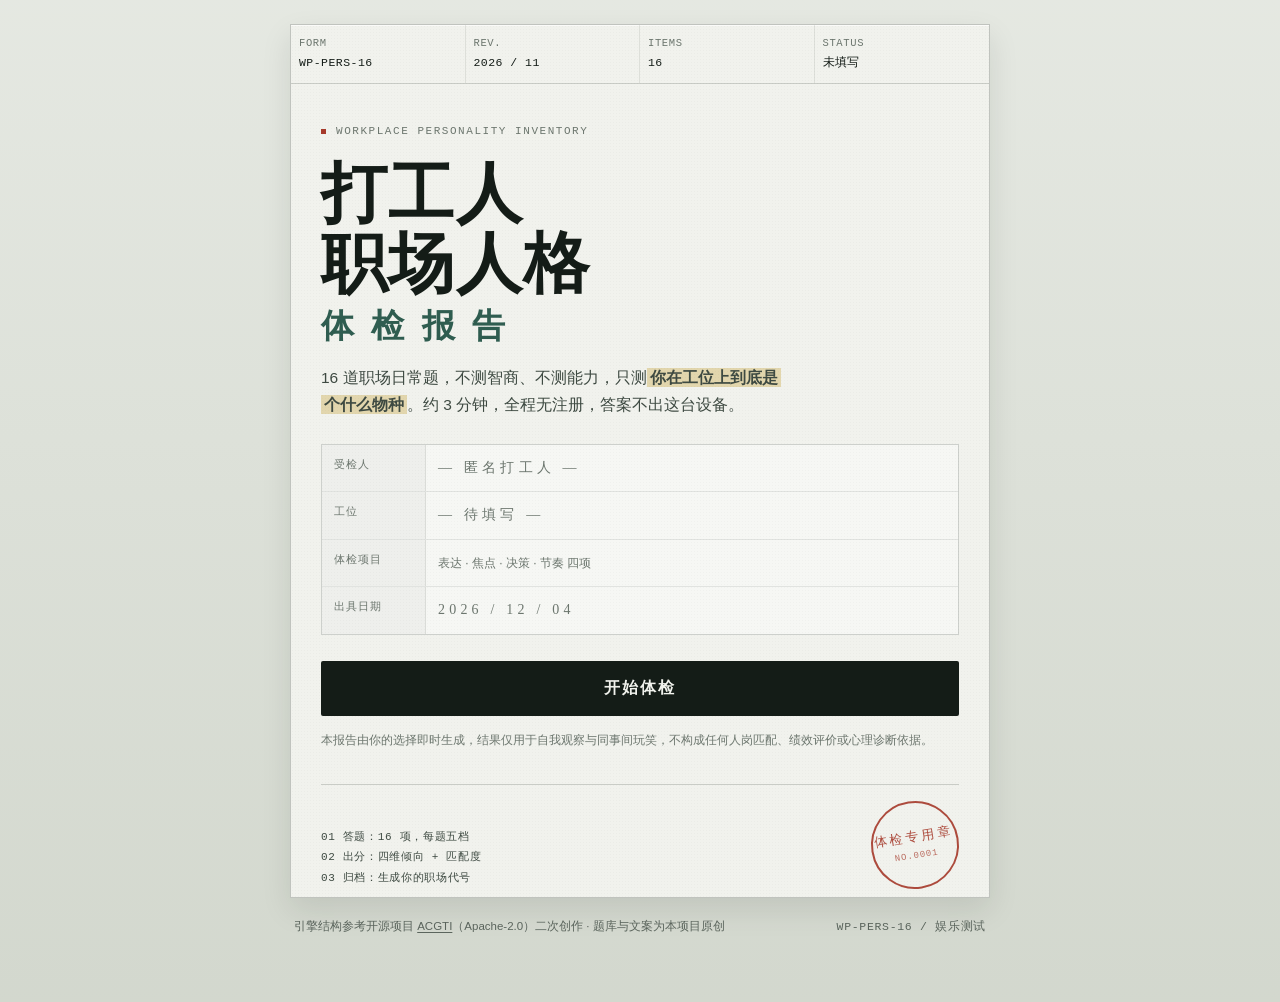
<file: index.html>
<!DOCTYPE html>
<html lang="zh-CN">
<head>
<meta charset="utf-8">
<meta name="viewport" content="width=device-width, initial-scale=1">
<title>打工人职场人格体检 · 16 题测出你的职场代号</title>
<meta name="description" content="16 道职场日常题，3 分钟测出你在工位上是哪种人：8 种原型、16 种变体、四维倾向与匹配度。全程无注册，答案不出本机。">
<meta property="og:type" content="website">
<meta property="og:title" content="打工人职场人格体检 · 16 题测出你的职场代号">
<meta property="og:description" content="不测智商，不测能力，只测你在工位上到底是个什么物种。">
<meta name="theme-color" content="#D7DCD2">
<meta name="robots" content="index,follow">
<link rel="icon" href="data:image/svg+xml,%3Csvg xmlns='http://www.w3.org/2000/svg' viewBox='0 0 64 64'%3E%3Crect width='64' height='64' fill='%23141C17'/%3E%3Crect x='9' y='9' width='46' height='46' fill='none' stroke='%23A63A2B' stroke-width='4'/%3E%3C/svg%3E">
<link rel="stylesheet" href="https://miaoda.feishu.cn/fonts/css2?family=Noto+Serif+SC:wght@600;700;900&family=Noto+Sans+SC:wght@400;500;700&display=swap">
<link rel="stylesheet" href="assets/quiz.css">
</head>
<body>
<main class="sheet" id="sheet">
  <div class="dochead">
    <div>FORM<b>WP-PERS-16</b></div>
    <div>REV.<b>2026 / 11</b></div>
    <div>ITEMS<b>16</b></div>
    <div>STATUS<b id="docStatus">未填写</b></div>
  </div>

  <!-- ===== 视图：封面 ===== -->
  <section class="cover pad" id="viewCover">
    <div class="kicker"><span class="dot"></span>WORKPLACE PERSONALITY INVENTORY</div>
    <h1>打工人<br>职场人格<em>体 检 报 告</em></h1>
    <p class="lede">16 道职场日常题，不测智商、不测能力，只测<strong>你在工位上到底是个什么物种</strong>。约 3 分钟，全程无注册，答案不出这台设备。</p>

    <div class="blankform" aria-hidden="true">
      <div class="row"><div class="k">受检人</div><div class="v">— 匿名打工人 —</div></div>
      <div class="row"><div class="k">工位</div><div class="v">— 待填写 —</div></div>
      <div class="row"><div class="k">体检项目</div><div class="v"><small>表达 · 焦点 · 决策 · 节奏 四项</small></div></div>
      <div class="row"><div class="k">出具日期</div><div class="v" id="todayText">—</div></div>
    </div>

    <button class="cta" id="startBtn">开始体检</button>
    <p class="note">本报告由你的选择即时生成，结果仅用于自我观察与同事间玩笑，不构成任何人岗匹配、绩效评价或心理诊断依据。</p>

    <div class="covermeta">
      <div class="steps">
        01 答题：16 项，每题五档<br>
        02 出分：四维倾向 + 匹配度<br>
        03 归档：生成你的职场代号
      </div>
      <div class="seal">体检专用章<span>NO.0001</span></div>
    </div>
  </section>

  <!-- ===== 视图：答题 ===== -->
  <section class="quiz pad" id="viewQuiz" hidden>
    <div class="qtop"><span id="qIndex">第 01 / 16 项</span><span id="qTag">职场日常</span></div>
    <div class="qbar"><i id="qFill" style="width:0%"></i></div>
    <div class="qtext" id="qText"></div>
    <div class="opts" id="qOpts"></div>
    <div class="qfoot">
      <button class="linkish" id="prevBtn">上一项</button>
      <span class="hint">按第一反应选，别想太久</span>
    </div>
  </section>

  <!-- ===== 视图：结果 ===== -->
  <section class="result pad" id="viewResult" hidden></section>
</main>

<footer>
  <div>引擎结构参考开源项目 <a href="https://github.com/tianxingleo/ACGTI" target="_blank" rel="noopener">ACGTI</a>（Apache-2.0）二次创作 · 题库与文案为本项目原创</div>
  <div class="r">WP-PERS-16 / 娱乐测试</div>
</footer>

<div class="toast" id="toast"></div>

<script src="assets/quiz-data.js"></script>
<script src="assets/quiz-app.js"></script>

</body>
</html>
</file>
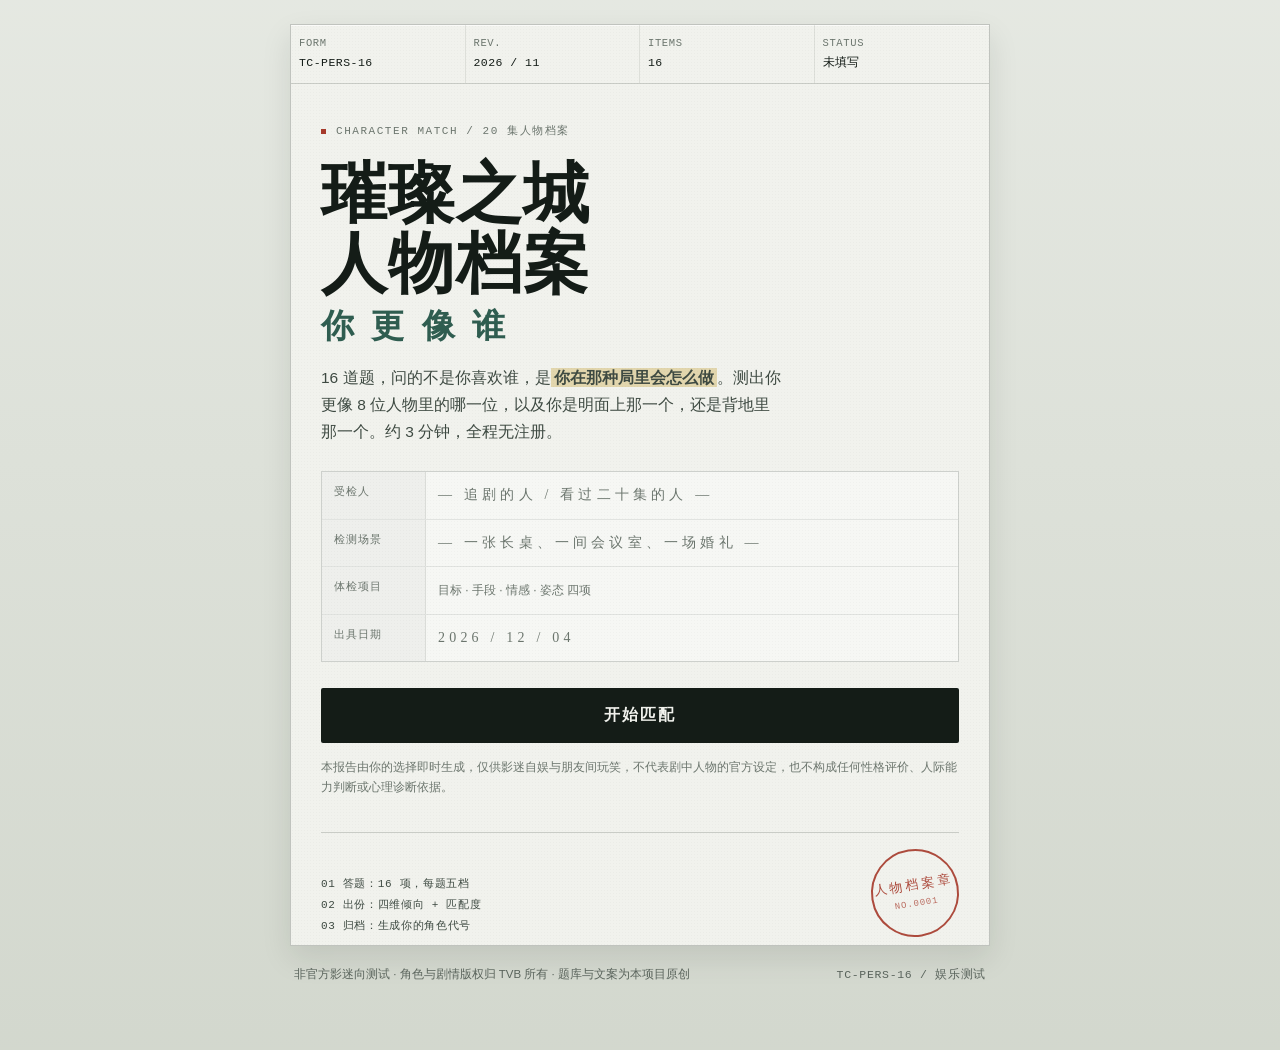
<file: cuican/index.html>
<!DOCTYPE html>
<html lang="zh-CN">
<head>
<meta charset="utf-8">
<meta name="viewport" content="width=device-width, initial-scale=1">
<title>你更像《璀璨之城》里的谁 · 16 题人物匹配</title>
<meta name="description" content="16 道场景题，测你在豪门与权力局里会怎么选，对应《璀璨之城》8 位人物，外加明面与幕后两种形态。全程无注册，答案不出本机。">
<meta property="og:type" content="website">
<meta property="og:title" content="你更像《璀璨之城》里的谁 · 16 题人物匹配">
<meta property="og:description" content="不是问你喜欢谁，是问你在那种局里会怎么做。">
<meta name="theme-color" content="#D7DCD2">
<meta name="robots" content="index,follow">
<link rel="icon" href="data:image/svg+xml,%3Csvg xmlns='http://www.w3.org/2000/svg' viewBox='0 0 64 64'%3E%3Crect width='64' height='64' fill='%23141C17'/%3E%3Crect x='9' y='9' width='46' height='46' fill='none' stroke='%23A63A2B' stroke-width='4'/%3E%3C/svg%3E">
<link rel="stylesheet" href="https://miaoda.feishu.cn/fonts/css2?family=Noto+Serif+SC:wght@600;700;900&family=Noto+Sans+SC:wght@400;500;700&display=swap">
<link rel="stylesheet" href="../assets/quiz.css">
</head>
<body>
<main class="sheet" id="sheet">
  <div class="dochead">
    <div>FORM<b>TC-PERS-16</b></div>
    <div>REV.<b>2026 / 11</b></div>
    <div>ITEMS<b>16</b></div>
    <div>STATUS<b id="docStatus">未填写</b></div>
  </div>

  <!-- ===== 视图：封面 ===== -->
  <section class="cover pad" id="viewCover">
    <div class="kicker"><span class="dot"></span>CHARACTER MATCH / 20 集人物档案</div>
    <h1>璀璨之城<br>人物档案<em>你 更 像 谁</em></h1>
    <p class="lede">16 道题，问的不是你喜欢谁，是<strong>你在那种局里会怎么做</strong>。测出你更像 8 位人物里的哪一位，以及你是明面上那一个，还是背地里那一个。约 3 分钟，全程无注册。</p>

    <div class="blankform" aria-hidden="true">
      <div class="row"><div class="k">受检人</div><div class="v">— 追剧的人 / 看过二十集的人 —</div></div>
      <div class="row"><div class="k">检测场景</div><div class="v">— 一张长桌、一间会议室、一场婚礼 —</div></div>
      <div class="row"><div class="k">体检项目</div><div class="v"><small>目标 · 手段 · 情感 · 姿态 四项</small></div></div>
      <div class="row"><div class="k">出具日期</div><div class="v" id="todayText">—</div></div>
    </div>

    <button class="cta" id="startBtn">开始匹配</button>
    <p class="note">本报告由你的选择即时生成，仅供影迷自娱与朋友间玩笑，不代表剧中人物的官方设定，也不构成任何性格评价、人际能力判断或心理诊断依据。</p>

    <div class="covermeta">
      <div class="steps">
        01 答题：16 项，每题五档<br>
        02 出份：四维倾向 + 匹配度<br>
        03 归档：生成你的角色代号
      </div>
      <div class="seal">人物档案章<span>NO.0001</span></div>
    </div>
  </section>

  <!-- ===== 视图：答题 ===== -->
  <section class="quiz pad" id="viewQuiz" hidden>
    <div class="qtop"><span id="qIndex">第 01 / 16 项</span><span id="qTag">场景</span></div>
    <div class="qbar"><i id="qFill" style="width:0%"></i></div>
    <div class="qtext" id="qText"></div>
    <div class="opts" id="qOpts"></div>
    <div class="qfoot">
      <button class="linkish" id="prevBtn">上一项</button>
      <span class="hint">按你真实会做的选，别按「这样比较体面」选</span>
    </div>
  </section>

  <!-- ===== 视图：结果 ===== -->
  <section class="result pad" id="viewResult" hidden></section>
</main>

<footer>
  <div>非官方影迷向测试 · 角色与剧情版权归 TVB 所有 · 题库与文案为本项目原创</div>
  <div class="r">TC-PERS-16 / 娱乐测试</div>
</footer>

<div class="toast" id="toast"></div>

<script src="assets/quiz-data.js"></script>
<script src="assets/quiz-app.js"></script>

</body>
</html>
</file>
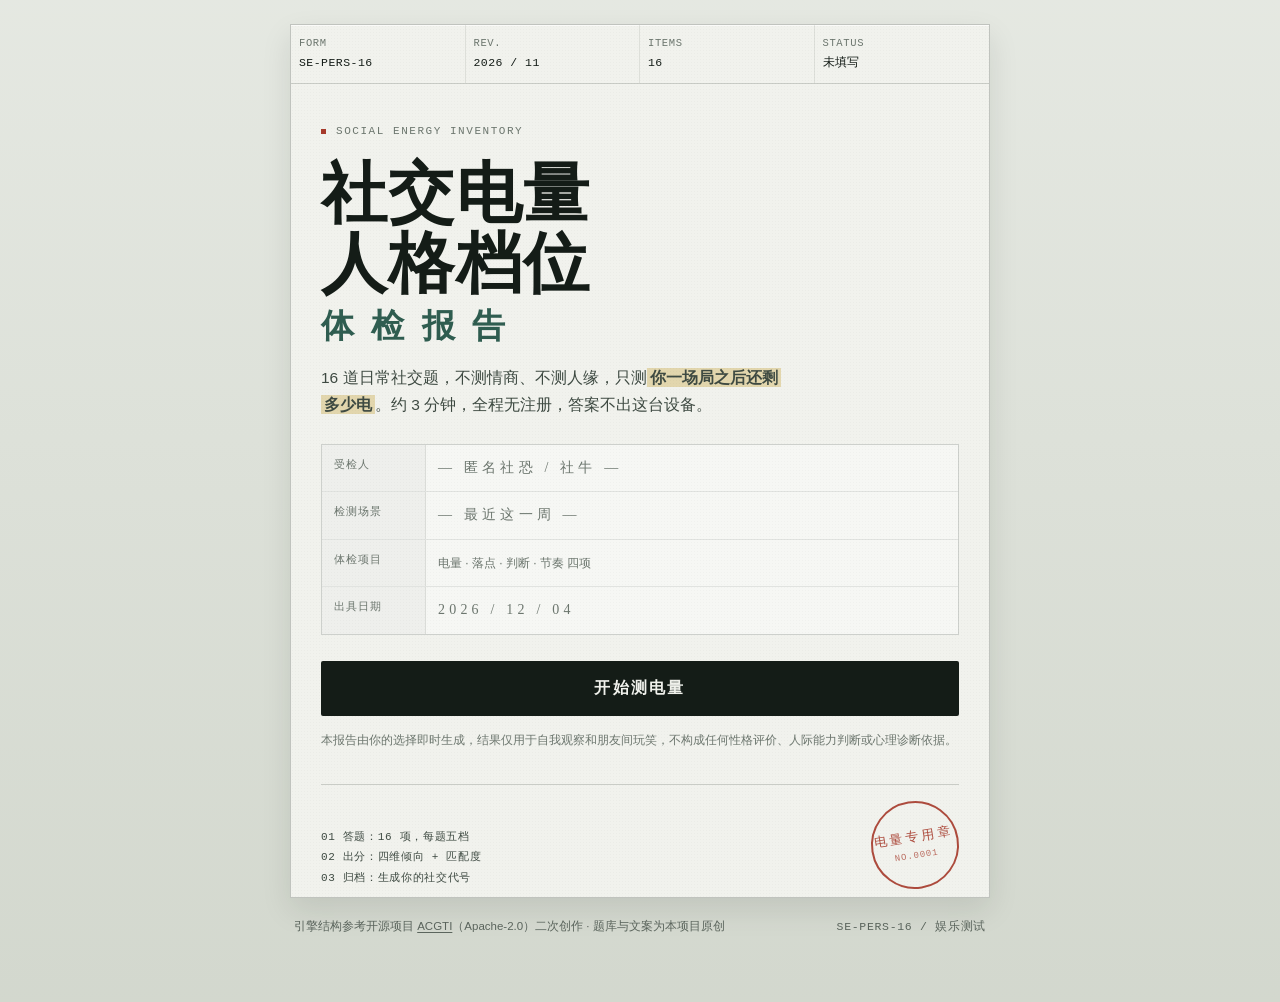
<file: shejiao/index.html>
<!DOCTYPE html>
<html lang="zh-CN">
<head>
<meta charset="utf-8">
<meta name="viewport" content="width=device-width, initial-scale=1">
<title>社交电量人格体检 · 16 题测出你一周能社交几次</title>
<meta name="description" content="16 道日常社交题，3 分钟测出你的社交电量档位：8 种原型、16 种变体、四维倾向与匹配度。全程无注册，答案不出本机。">
<meta property="og:type" content="website">
<meta property="og:title" content="社交电量人格体检 · 16 题测出你的社交档位">
<meta property="og:description" content="不测情商，不测人缘，只测你一场局之后还剩多少电。">
<meta name="theme-color" content="#D7DCD2">
<meta name="robots" content="index,follow">
<link rel="icon" href="data:image/svg+xml,%3Csvg xmlns='http://www.w3.org/2000/svg' viewBox='0 0 64 64'%3E%3Crect width='64' height='64' fill='%23141C17'/%3E%3Crect x='9' y='9' width='46' height='46' fill='none' stroke='%23A63A2B' stroke-width='4'/%3E%3C/svg%3E">
<link rel="stylesheet" href="https://miaoda.feishu.cn/fonts/css2?family=Noto+Serif+SC:wght@600;700;900&family=Noto+Sans+SC:wght@400;500;700&display=swap">
<link rel="stylesheet" href="../assets/quiz.css">
</head>
<body>
<main class="sheet" id="sheet">
  <div class="dochead">
    <div>FORM<b>SE-PERS-16</b></div>
    <div>REV.<b>2026 / 11</b></div>
    <div>ITEMS<b>16</b></div>
    <div>STATUS<b id="docStatus">未填写</b></div>
  </div>

  <!-- ===== 视图：封面 ===== -->
  <section class="cover pad" id="viewCover">
    <div class="kicker"><span class="dot"></span>SOCIAL ENERGY INVENTORY</div>
    <h1>社交电量<br>人格档位<em>体 检 报 告</em></h1>
    <p class="lede">16 道日常社交题，不测情商、不测人缘，只测<strong>你一场局之后还剩多少电</strong>。约 3 分钟，全程无注册，答案不出这台设备。</p>

    <div class="blankform" aria-hidden="true">
      <div class="row"><div class="k">受检人</div><div class="v">— 匿名社恐 / 社牛 —</div></div>
      <div class="row"><div class="k">检测场景</div><div class="v">— 最近这一周 —</div></div>
      <div class="row"><div class="k">体检项目</div><div class="v"><small>电量 · 落点 · 判断 · 节奏 四项</small></div></div>
      <div class="row"><div class="k">出具日期</div><div class="v" id="todayText">—</div></div>
    </div>

    <button class="cta" id="startBtn">开始测电量</button>
    <p class="note">本报告由你的选择即时生成，结果仅用于自我观察和朋友间玩笑，不构成任何性格评价、人际能力判断或心理诊断依据。</p>

    <div class="covermeta">
      <div class="steps">
        01 答题：16 项，每题五档<br>
        02 出分：四维倾向 + 匹配度<br>
        03 归档：生成你的社交代号
      </div>
      <div class="seal">电量专用章<span>NO.0001</span></div>
    </div>
  </section>

  <!-- ===== 视图：答题 ===== -->
  <section class="quiz pad" id="viewQuiz" hidden>
    <div class="qtop"><span id="qIndex">第 01 / 16 项</span><span id="qTag">日常社交</span></div>
    <div class="qbar"><i id="qFill" style="width:0%"></i></div>
    <div class="qtext" id="qText"></div>
    <div class="opts" id="qOpts"></div>
    <div class="qfoot">
      <button class="linkish" id="prevBtn">上一项</button>
      <span class="hint">按最近这一周的真实状态选，别按理想中的自己</span>
    </div>
  </section>

  <!-- ===== 视图：结果 ===== -->
  <section class="result pad" id="viewResult" hidden></section>
</main>

<footer>
  <div>引擎结构参考开源项目 <a href="https://github.com/tianxingleo/ACGTI" target="_blank" rel="noopener">ACGTI</a>（Apache-2.0）二次创作 · 题库与文案为本项目原创</div>
  <div class="r">SE-PERS-16 / 娱乐测试</div>
</footer>

<div class="toast" id="toast"></div>

<script src="assets/quiz-data.js"></script>
<script src="assets/quiz-app.js"></script>

</body>
</html>
</file>
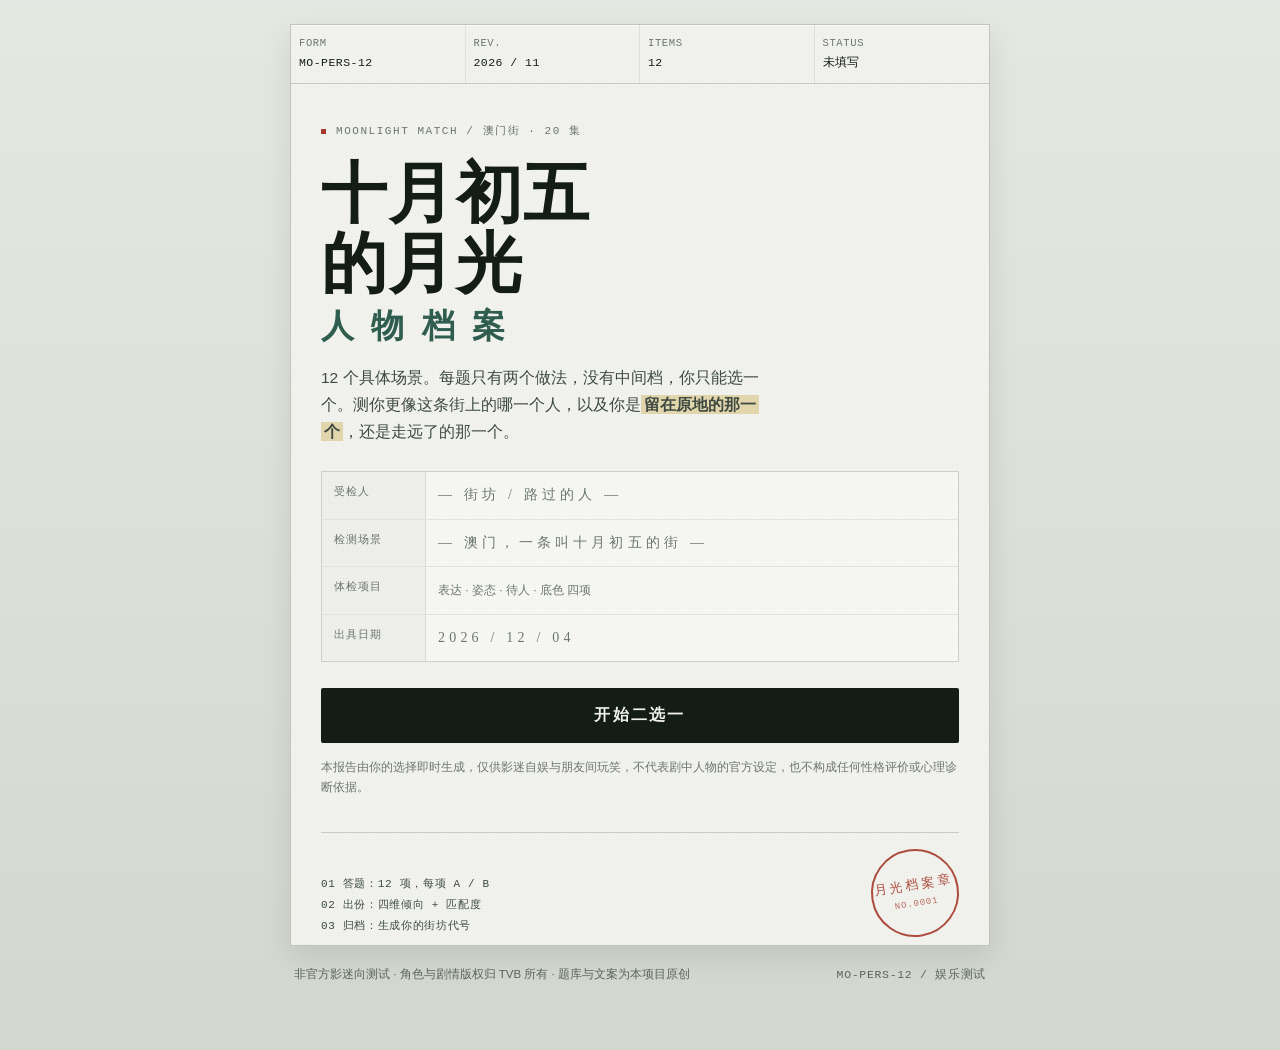
<file: yueguang/index.html>
<!DOCTYPE html>
<html lang="zh-CN">
<head>
<meta charset="utf-8">
<meta name="viewport" content="width=device-width, initial-scale=1">
<title>十月初五的月光 · 人物档案：12 个场景二选一，你是这条街上的谁</title>
<meta name="description" content="12 个具体场景，每题只有两个做法，必须选一个。没有「像 / 不像」的刻度。测你更像《十月初五的月光》里哪一个人，以及你是留在原地的那一个，还是走远了的那一个。">
<meta property="og:type" content="website">
<meta property="og:title" content="十月初五的月光 · 人物档案">
<meta property="og:description" content="不问你喜欢谁，只问你遇到那种事会怎么做。">
<meta name="theme-color" content="#D7DCD2">
<meta name="robots" content="index,follow">
<link rel="icon" href="data:image/svg+xml,%3Csvg xmlns='http://www.w3.org/2000/svg' viewBox='0 0 64 64'%3E%3Crect width='64' height='64' fill='%23141C17'/%3E%3Ccircle cx='32' cy='28' r='13' fill='none' stroke='%23D8C07A' stroke-width='3'/%3E%3Crect x='12' y='48' width='40' height='3' fill='%23A63A2B'/%3E%3C/svg%3E">
<link rel="stylesheet" href="https://miaoda.feishu.cn/fonts/css2?family=Noto+Serif+SC:wght@600;700;900&family=Noto+Sans+SC:wght@400;500;700&display=swap">
<link rel="stylesheet" href="../assets/quiz.css">
<style>
#qOpts{display:grid;gap:10px;margin:20px 0 0;border-top:1px solid var(--line);padding-top:18px}
.abtn{display:grid;grid-template-columns:24px 1fr;gap:12px;align-items:start;text-align:left;width:100%;
  padding:15px 14px;background:rgba(255,255,255,.42);border:1px solid var(--line);color:var(--ink);
  font-family:var(--sans);font-size:15px;line-height:1.75;cursor:pointer;transition:background .12s,color .12s,border-color .12s}
.abtn .k{font-family:var(--mono);font-size:11px;color:var(--ink-3);padding-top:5px}
.abtn:hover{background:rgba(20,28,23,.05)}
.abtn.on{background:var(--ink);color:var(--paper);border-color:var(--ink)}
.abtn.on .k{color:rgba(241,242,237,.6)}
@media (max-width:520px){.abtn{font-size:14.5px}}
</style>
</head>
<body>
<main class="sheet" id="sheet">
  <div class="dochead">
    <div>FORM<b>MO-PERS-12</b></div>
    <div>REV.<b>2026 / 11</b></div>
    <div>ITEMS<b>12</b></div>
    <div>STATUS<b id="docStatus">未填写</b></div>
  </div>

  <!-- ===== 视图：封面 ===== -->
  <section class="cover pad" id="viewCover">
    <div class="kicker"><span class="dot"></span>MOONLIGHT MATCH / 澳门街 · 20 集</div>
    <h1>十月初五<br>的月光<em>人 物 档 案</em></h1>
    <p class="lede">12 个具体场景。每题只有两个做法，没有中间档，你只能选一个。测你更像这条街上的哪一个人，以及你是<strong>留在原地的那一个</strong>，还是走远了的那一个。</p>

    <div class="blankform" aria-hidden="true">
      <div class="row"><div class="k">受检人</div><div class="v">— 街坊 / 路过的人 —</div></div>
      <div class="row"><div class="k">检测场景</div><div class="v">— 澳门，一条叫十月初五的街 —</div></div>
      <div class="row"><div class="k">体检项目</div><div class="v"><small>表达 · 姿态 · 待人 · 底色 四项</small></div></div>
      <div class="row"><div class="k">出具日期</div><div class="v" id="todayText">—</div></div>
    </div>

    <button class="cta" id="startBtn">开始二选一</button>
    <p class="note">本报告由你的选择即时生成，仅供影迷自娱与朋友间玩笑，不代表剧中人物的官方设定，也不构成任何性格评价或心理诊断依据。</p>

    <div class="covermeta">
      <div class="steps">
        01 答题：12 项，每项 A / B<br>
        02 出份：四维倾向 + 匹配度<br>
        03 归档：生成你的街坊代号
      </div>
      <div class="seal">月光档案章<span>NO.0001</span></div>
    </div>
  </section>

  <!-- ===== 视图：答题 ===== -->
  <section class="quiz pad" id="viewQuiz" hidden>
    <div class="qtop"><span id="qIndex">第 01 / 12 项</span><span id="qTag">哨子</span></div>
    <div class="qbar"><i id="qFill" style="width:0%"></i></div>
    <div class="qtext" id="qText">换成你，你会怎么做</div>
    <div id="qOpts"></div>
    <div class="qfoot">
      <button class="linkish" id="prevBtn">上一项</button>
      <span class="hint">两个都不完美才对，选你更会做的那个</span>
    </div>
  </section>

  <!-- ===== 视图：结果 ===== -->
  <section class="result pad" id="viewResult" hidden></section>
</main>

<footer>
  <div>非官方影迷向测试 · 角色与剧情版权归 TVB 所有 · 题库与文案为本项目原创</div>
  <div class="r">MO-PERS-12 / 娱乐测试</div>
</footer>

<div class="toast" id="toast"></div>

<script src="assets/quiz-data.js"></script>
<script src="assets/quiz-app.js"></script>

</body>
</html>
</file>
<file: assets/quiz.css>
:root{
  --desk:#D7DCD2;
  --paper:#F1F2ED;
  --paper-2:#E7EAE3;
  --ink:#141C17;
  --ink-2:#3E4A42;
  --ink-3:#6C766E;
  --line:rgba(20,28,23,.18);
  --line-soft:rgba(20,28,23,.09);
  --seal:#A63A2B;
  --green:#2F5D50;
  --serif:"Noto Serif SC","Songti SC",Songti,serif;
  --sans:"Noto Sans SC","PingFang SC","Microsoft YaHei",sans-serif;
  --mono:ui-monospace,"SFMono-Regular",Consolas,"Liberation Mono",monospace;
}
*{box-sizing:border-box;-webkit-tap-highlight-color:transparent}
html,body{margin:0;padding:0}
body{
  background:var(--desk);
  background-image:linear-gradient(180deg,rgba(255,255,255,.35),rgba(0,0,0,.02));
  color:var(--ink);
  font-family:var(--sans);
  font-size:16px;
  line-height:1.75;
  padding:24px 12px 64px;
  min-height:100vh;
}
.sheet{
  max-width:700px;margin:0 auto;
  background:var(--paper);
  border:1px solid rgba(20,28,23,.22);
  box-shadow:0 1px 0 rgba(255,255,255,.7) inset,0 12px 28px rgba(20,28,23,.10);
  padding:0 0 8px;
  position:relative;
  overflow:hidden;
}
.sheet::after{
  content:"";position:absolute;inset:0;pointer-events:none;
  background-image:radial-gradient(rgba(20,28,23,.05) .5px,transparent .5px);
  background-size:3px 3px;mix-blend-mode:multiply;opacity:.5;
}
.pad{padding:0 30px}
@media (max-width:560px){.pad{padding:0 18px}}

/* ===== 报告单头 ===== */
.dochead{
  display:grid;grid-template-columns:1fr 1fr 1fr 1fr;
  border-bottom:1px solid var(--line);
  font-family:var(--mono);font-size:10.5px;letter-spacing:.06em;
  color:var(--ink-3);
}
.dochead div{padding:9px 8px;border-right:1px solid var(--line-soft);white-space:nowrap;overflow:hidden;text-overflow:ellipsis}
.dochead div:last-child{border-right:0}
.dochead b{display:block;color:var(--ink);font-weight:400;font-size:11.5px;margin-top:1px;letter-spacing:.04em}
@media (max-width:560px){.dochead{grid-template-columns:1fr 1fr}.dochead div:nth-child(2){border-right:0}.dochead div:nth-child(n+3){border-top:1px solid var(--line-soft)}}

/* ===== 封面 ===== */
.cover{padding-top:38px}
.kicker{font-family:var(--mono);font-size:11px;letter-spacing:.14em;color:var(--ink-3);display:flex;gap:10px;align-items:center;flex-wrap:wrap}
.kicker .dot{width:5px;height:5px;background:var(--seal);display:inline-block}
h1{
  font-family:var(--serif);font-weight:900;
  font-size:clamp(40px,9vw,66px);
  line-height:1.06;letter-spacing:.02em;
  margin:18px 0 0;
}
h1 em{font-style:normal;display:block;font-size:.5em;font-weight:600;letter-spacing:.14em;color:var(--green);margin-top:10px}
.lede{color:var(--ink-2);margin:20px 0 0;max-width:30em;font-size:15.5px}
.lede strong{font-weight:700;background:rgba(216,192,122,.55);box-decoration-break:clone;-webkit-box-decoration-break:clone;padding:1px 3px}

.blankform{border:1px solid var(--line);margin:26px 0 0;background:rgba(255,255,255,.35)}
.blankform .row{display:flex;border-bottom:1px solid var(--line-soft)}
.blankform .row:last-child{border-bottom:0}
.blankform .k{font-family:var(--mono);font-size:10.5px;letter-spacing:.08em;color:var(--ink-3);padding:11px 12px;width:104px;flex:none;border-right:1px solid var(--line-soft);background:rgba(20,28,23,.03)}
.blankform .v{flex:1;padding:11px 12px;font-family:var(--serif);font-size:14px;color:var(--ink-3);letter-spacing:.3em}
.blankform .v small{letter-spacing:0;font-family:var(--sans);font-size:12px}

.cta{
  display:block;width:100%;margin:26px 0 0;padding:17px 20px;
  background:var(--ink);color:var(--paper);border:0;border-radius:2px;
  font-family:var(--sans);font-size:16px;font-weight:700;letter-spacing:.14em;
  cursor:pointer;text-align:center;
}
.cta:hover{background:#243029}
.cta:active{transform:translateY(1px)}
.note{font-size:12px;color:var(--ink-3);line-height:1.7;margin:14px 0 0}
.covermeta{display:flex;justify-content:space-between;gap:16px;align-items:flex-end;margin:34px 0 0;padding-top:16px;border-top:1px solid var(--line);flex-wrap:wrap}
.covermeta .steps{font-family:var(--mono);font-size:11px;letter-spacing:.06em;color:var(--ink-2);line-height:1.9}
.covermeta .seal{
  width:88px;height:88px;flex:none;border:2px solid var(--seal);border-radius:50%;
  display:grid;place-content:center;text-align:center;color:var(--seal);
  font-family:var(--serif);font-size:13px;letter-spacing:.24em;line-height:1.5;
  transform:rotate(-9deg);opacity:.9;
}
.covermeta .seal span{font-family:var(--mono);font-size:9px;letter-spacing:.1em;opacity:.8;display:block;margin-top:4px}

/* ===== 答题 ===== */
.quiz{padding-top:30px}
.qtop{display:flex;justify-content:space-between;align-items:baseline;font-family:var(--mono);font-size:11px;letter-spacing:.08em;color:var(--ink-3)}
.qbar{height:2px;background:var(--line-soft);margin:10px 0 0;position:relative}
.qbar i{position:absolute;left:0;top:0;bottom:0;background:var(--ink);transition:width .3s ease}
.qtext{
  font-family:var(--serif);font-weight:600;
  font-size:clamp(21px,4.4vw,27px);line-height:1.55;letter-spacing:.01em;
  margin:26px 0 22px;min-height:3.1em;
}
.qtext::before{content:"「";color:var(--ink-3);margin-right:-.2em}
.qtext::after{content:"」";color:var(--ink-3);margin-left:-.2em}
.opts{border-top:1px solid var(--line)}
.opt{
  display:flex;align-items:center;gap:14px;width:100%;
  padding:15px 10px;background:transparent;border:0;border-bottom:1px solid var(--line-soft);
  font-family:var(--sans);font-size:15.5px;color:var(--ink);text-align:left;cursor:pointer;
  transition:background .12s ease,color .12s ease;
}
.opt .box{
  width:15px;height:15px;flex:none;border:1px solid var(--ink-2);position:relative;
}
.opt .box::after{content:"";position:absolute;inset:3px;background:currentColor;opacity:0;transition:opacity .12s}
.opt .key{font-family:var(--mono);font-size:10.5px;color:var(--ink-3);width:12px;flex:none}
.opt:hover{background:rgba(20,28,23,.045)}
.opt.on{background:var(--ink);color:var(--paper)}
.opt.on .key{color:rgba(241,242,237,.55)}
.opt.on .box{border-color:var(--paper)}
.opt.on .box::after{opacity:1}
.qfoot{display:flex;justify-content:space-between;align-items:center;margin-top:18px;gap:12px}
.linkish{background:none;border:0;padding:6px 0;font-family:var(--mono);font-size:11px;letter-spacing:.08em;color:var(--ink-3);cursor:pointer}
.linkish:hover{color:var(--ink)}
.hint{font-size:12px;color:var(--ink-3)}

/* ===== 结果 ===== */
.result{padding-top:26px}
.rhead{display:flex;justify-content:space-between;align-items:flex-start;gap:16px}
.rid{font-family:var(--mono);font-size:10.5px;letter-spacing:.1em;color:var(--ink-3);line-height:1.9}
.rid b{color:var(--ink);font-weight:400}
.sealmark{
  width:80px;height:80px;flex:none;border:2px solid var(--seal);border-radius:50%;
  display:grid;place-content:center;text-align:center;color:var(--seal);
  font-family:var(--serif);font-size:12px;letter-spacing:.2em;line-height:1.45;
  transform:rotate(-11deg);opacity:.88;
}
.rname{
  font-family:var(--serif);font-weight:900;
  font-size:clamp(32px,7.6vw,50px);line-height:1.15;letter-spacing:.01em;
  margin:14px 0 0;
}
.rsub{display:flex;flex-wrap:wrap;gap:8px 14px;align-items:center;margin:12px 0 0;font-family:var(--mono);font-size:11.5px;letter-spacing:.06em;color:var(--ink-2)}
.rsub span{padding:2px 8px;border:1px solid var(--line)}
.rsub span.hot{border-color:var(--seal);color:var(--seal)}
.tagline{font-family:var(--serif);font-size:17px;line-height:1.7;color:var(--ink-2);margin:18px 0 0;padding-left:14px;border-left:2px solid var(--green)}

.matchbox{display:flex;align-items:flex-end;gap:12px;margin:20px 0 0;padding:14px 0;border-top:1px solid var(--line);border-bottom:1px solid var(--line)}
.matchbox .num{font-family:var(--serif);font-weight:900;font-size:44px;line-height:1;letter-spacing:-.02em}
.matchbox .num i{font-style:normal;font-size:16px;font-weight:600;margin-left:2px}
.matchbox .cap{font-family:var(--mono);font-size:10.5px;letter-spacing:.1em;color:var(--ink-3);line-height:1.8;padding-bottom:3px}

.bars{border:1px solid var(--line);border-top:0}
.bars .brow{display:grid;grid-template-columns:76px 1fr 74px;align-items:center;gap:10px;padding:11px 12px;border-bottom:1px solid var(--line-soft)}
.bars .brow:last-child{border-bottom:0}
.bars .lab{font-size:12.5px;color:var(--ink-2);letter-spacing:.02em}
.bars .track{height:14px;position:relative;background:var(--paper-2);border-left:1px solid var(--line-soft);border-right:1px solid var(--line-soft)}
.bars .track::before{content:"";position:absolute;left:50%;top:-3px;bottom:-3px;width:1px;background:var(--line)}
.bars .fill{position:absolute;top:0;bottom:0;background:var(--green)}
.bars .fill.neg{right:50%;background:var(--ink-2)}
.bars .val{font-family:var(--mono);font-size:11px;color:var(--ink-2);text-align:right}
.bars .val b{font-weight:400;color:var(--ink)}

.block{margin:30px 0 0}
.block h3{
  font-family:var(--serif);font-weight:700;font-size:17px;letter-spacing:.04em;
  margin:0 0 8px;padding-bottom:7px;border-bottom:1px solid var(--line);
  display:flex;justify-content:space-between;align-items:baseline;gap:12px;
}
.block h3 small{font-family:var(--mono);font-size:9.5px;letter-spacing:.12em;color:var(--ink-3);font-weight:400;margin-left:auto;padding-left:14px;flex:none}
.block p{margin:10px 0 0;color:var(--ink-2);font-size:14.5px;line-height:1.9}

.cols{display:grid;grid-template-columns:1fr 1fr;gap:26px;margin:30px 0 0}
.cols .list li{font-size:13.5px;line-height:1.72}
@media (max-width:560px){.cols{grid-template-columns:1fr;gap:22px}}
.list{margin:8px 0 0;padding:0;list-style:none}
.list li{display:flex;gap:10px;padding:9px 0;border-bottom:1px solid var(--line-soft);font-size:14px;line-height:1.75;color:var(--ink-2)}
.list li:last-child{border-bottom:0}
.list li em{font-style:normal;font-family:var(--mono);font-size:10px;color:var(--ink-3);padding-top:4px;flex:none}
.list.bad li em{color:var(--seal)}

.facts{border:1px solid var(--line);margin:26px 0 0}
.facts .f{display:flex;border-bottom:1px solid var(--line-soft)}
.facts .f:last-child{border-bottom:0}
.facts .k{width:118px;flex:none;padding:11px 12px;font-size:12.5px;color:var(--ink-3);border-right:1px solid var(--line-soft);background:rgba(20,28,23,.03)}
.facts .v{flex:1;padding:11px 12px;font-size:14px;color:var(--ink)}

.extreme{
  margin:24px 0 0;padding:12px 14px;border:1px dashed var(--seal);color:var(--seal);
  font-family:var(--mono);font-size:11.5px;letter-spacing:.06em;display:flex;gap:10px;align-items:center;flex-wrap:wrap;
}
.extreme b{font-family:var(--serif);font-size:15px;font-weight:700;letter-spacing:.08em}

.share{margin:32px 0 0;padding-top:20px;border-top:1px solid var(--line)}
.share .row{display:grid;grid-template-columns:1fr 1fr;gap:10px}
@media (max-width:480px){.share .row{grid-template-columns:1fr}}
.btn{
  border:1px solid var(--ink);background:var(--ink);color:var(--paper);
  padding:14px 16px;font-family:var(--sans);font-size:14px;font-weight:500;letter-spacing:.06em;
  border-radius:2px;cursor:pointer;
}
.btn.ghost{background:transparent;color:var(--ink)}
.btn:hover{opacity:.88}
.sharetext{font-family:var(--sans);font-size:13px;line-height:1.9;color:var(--ink-2);background:var(--paper-2);border:1px solid var(--line-soft);padding:12px 14px;margin:14px 0 0;word-break:break-all}
.toast{
  position:fixed;left:50%;bottom:28px;transform:translate(-50%,12px);
  background:var(--ink);color:var(--paper);padding:10px 18px;border-radius:2px;
  font-size:13px;letter-spacing:.06em;opacity:0;transition:opacity .2s,transform .2s;pointer-events:none;z-index:9;
}
.toast.on{opacity:1;transform:translate(-50%,0)}

/* ===== 变现位：广告 / 深度版 / 公众号 ===== */
.adbox{margin:32px 0 0;text-align:center;overflow:hidden}
.paycard{margin:32px 0 0;border:1px solid var(--line);background:rgba(255,255,255,.55);padding:22px 18px}
.paycard .pb{font-family:var(--mono);font-size:10.5px;letter-spacing:.14em;color:var(--seal)}
.paycard h3{font-family:var(--serif);font-size:19px;font-weight:700;margin:8px 0 0;line-height:1.5}
.paycard .lead{font-size:14px;color:var(--ink-2);margin:8px 0 0}
.paycard ul{margin:10px 0 0;padding-left:19px;font-size:14px;color:var(--ink-2);line-height:1.85}
.paycard .buy{display:block;margin:16px 0 0;padding:15px 18px;background:var(--seal);color:#fff;text-align:center;text-decoration:none;font-weight:700;letter-spacing:.1em;font-size:15px}
.paycard .buy:hover{background:#8F3124}
.paycard .fine{font-size:11.5px;color:var(--ink-3);margin:10px 0 0;line-height:1.7}
.gzh{margin:32px 0 0;border-top:1px solid var(--line);padding-top:18px;display:flex;gap:18px;align-items:center;flex-wrap:wrap}
.gzh .txt{flex:1;min-width:190px}
.gzh .txt b{font-family:var(--serif);font-size:17px;font-weight:700}
.gzh .txt p{font-size:13px;color:var(--ink-2);margin:5px 0 0;line-height:1.8}
.gzh .qr{width:96px;height:96px;flex:none;border:1px solid var(--line);background:#fff;display:grid;place-content:center;text-align:center;font-family:var(--mono);font-size:10px;color:var(--ink-3);line-height:1.6}
.gzh .qr img{width:94px;height:94px;object-fit:contain;display:block}

footer{
  max-width:700px;margin:18px auto 0;padding:0 4px;
  font-size:11.5px;line-height:1.9;color:#5B655D;
  display:flex;justify-content:space-between;gap:16px;flex-wrap:wrap;
}
footer a{color:#5B655D;text-decoration:underline;text-underline-offset:2px}
footer .r{font-family:var(--mono);letter-spacing:.06em}
[hidden]{display:none!important}
@media (prefers-reduced-motion:reduce){*{transition:none!important;animation:none!important}}
:focus-visible{outline:2px solid var(--seal);outline-offset:2px}
</file>
